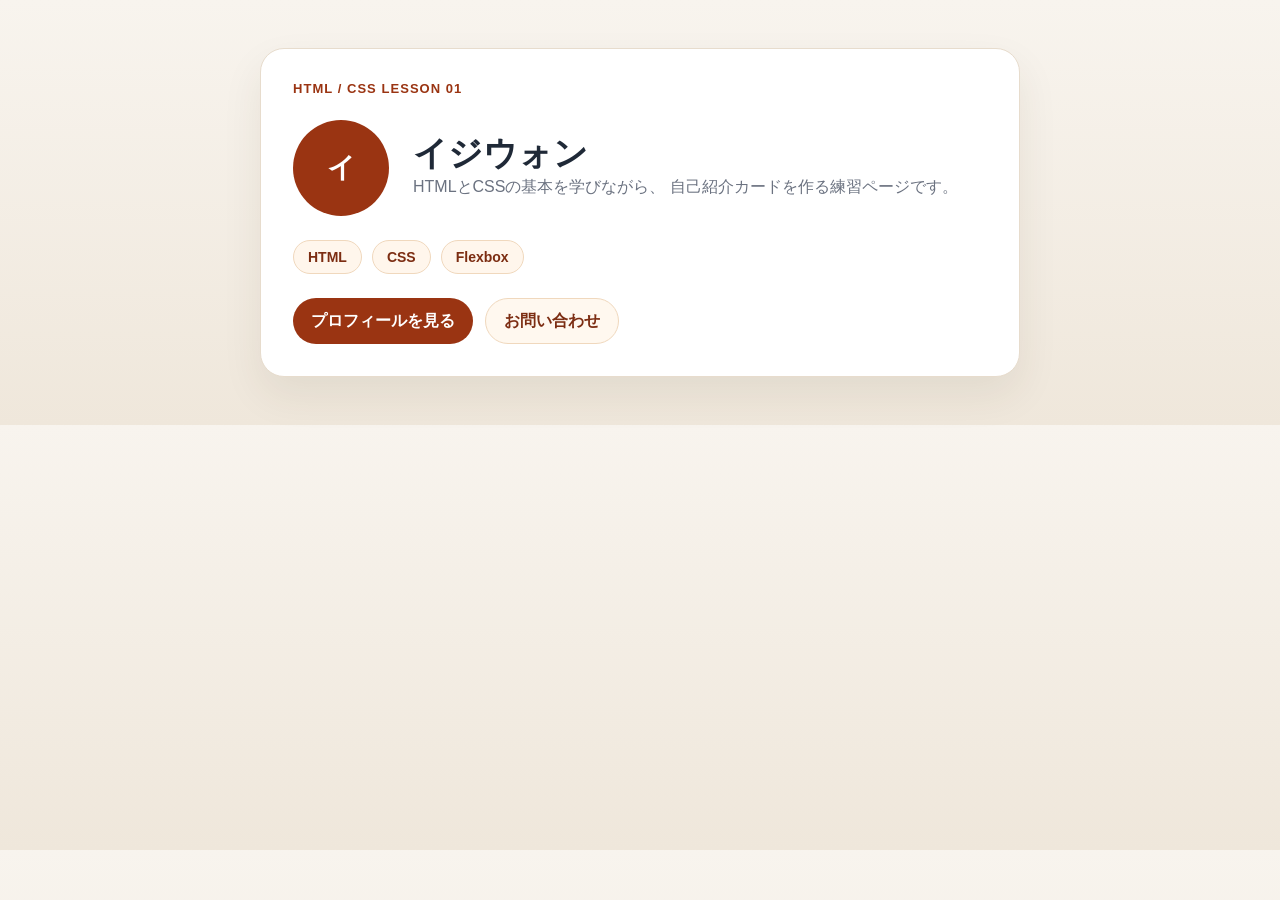
<file: html-css/lesson01/index.html>
<!DOCTYPE html>
<html lang="ja">
<head>
    <meta charset="UTF-8">
    <meta name="viewport" content="width=device-width, initial-scale=1.0">
    <title>自己紹介カード</title>
    <link rel="stylesheet" href="style.css">
</head>
<body>
    <main class="page-shell">
        <section class="card stack-lg">
            <p class="eyebrow">HTML / CSS LESSON 01</p>

            <div class="profile-row">
                <div class="avatar">イ</div>

                <div class="stack-sm">
                    <h1 class="page-title">イジウォン</h1>
                    <p class="page-text">
                        HTMLとCSSの基本を学びながら、
                        自己紹介カードを作る練習ページです。
                    </p>
                </div>
            </div>

            <div class="chip-row">
                <span class="chip">HTML</span>
                <span class="chip">CSS</span>
                <span class="chip">Flexbox</span>
            </div>

            <div class="button-row">
                <a class="button-link" href="#">プロフィールを見る</a>
                <a class="button-link secondary-button" href="#">お問い合わせ</a>
            </div>
        </section>
    </main>
    
</body>
</html>
</file>
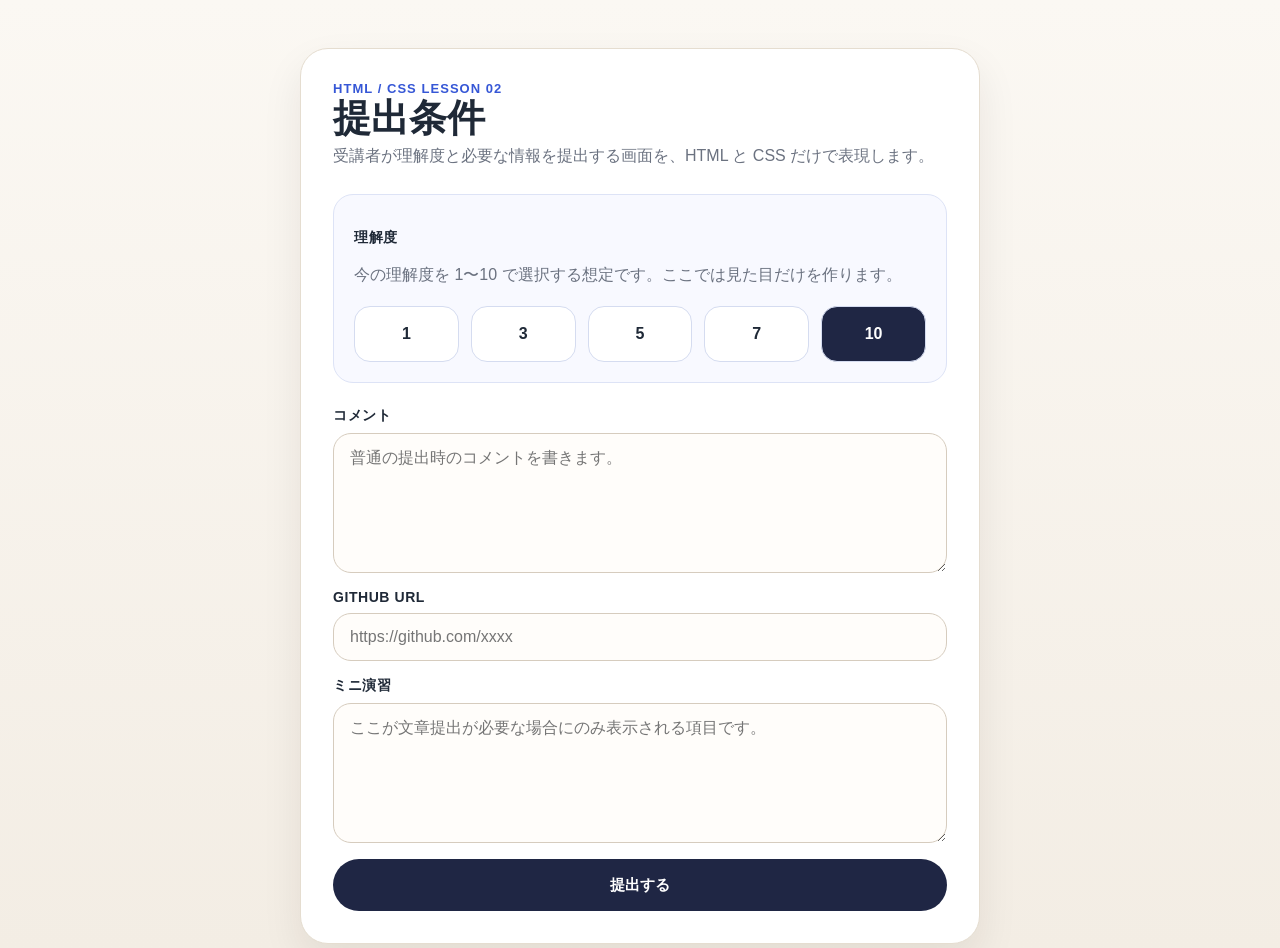
<file: html-css/lesson02/index.html>
<!DOCTYPE html>
<html lang="ja">
<head>
    <meta charset="UTF-8">
    <meta name="viewport" content="width=device-width, initial-scale=1">
    <title>提出フォーム風ページ</title>
    <link rel="stylesheet" href="style.css">
</head>
<body class="app-body">
    <main class="page-shell narrow-shell">
        <section class="card stack-lg">
            <div class="stack-sm">
                <p class="eyebrow">HTML / CSS LESSON 02</p>
                <h1 class="page-title">提出条件</h1>
                <p class="page-text">受講者が理解度と必要な情報を提出する画面を、HTML と CSS だけで表現します。</p>
            </div>

            <section class="score-card stack-md">
                <div class="stack-sm">
                    <p class="field-label">理解度</p>
                    <p class="page-text">今の理解度を 1〜10 で選択する想定です。ここでは見た目だけを作ります。</p>
                </div>

                <div class="level-grid">
                    <div class="level-box">1</div>
                    <div class="level-box">3</div>
                    <div class="level-box">5</div>
                    <div class="level-box">7</div>
                    <div class="level-box is-active">10</div>
                </div>
            </section>

            <form class="stack-md">
                <div class="field">
                    <label class="field-label" for="comment">コメント</label>
                    <textarea class="field-input field-textarea" id="comment" placeholder="普通の提出時のコメントを書きます。"></textarea>
                </div>

                <div class="field">
                    <label class="field-label" for="github_url">GITHUB URL</label>
                    <input class="field-input" id="github_url" type="url" placeholder="https://github.com/xxxx">
                </div>

                <div class="field">
                    <label class="field-label" for="mini_work">ミニ演習</label>
                    <textarea class="field-input field-textarea" id="mini_work" placeholder="ここが文章提出が必要な場合にのみ表示される項目です。"></textarea>
                </div>

                <button class="primary-button" type="button">提出する</button>
            </form>
        </section>
    </main>
</body>
</html>
</file>
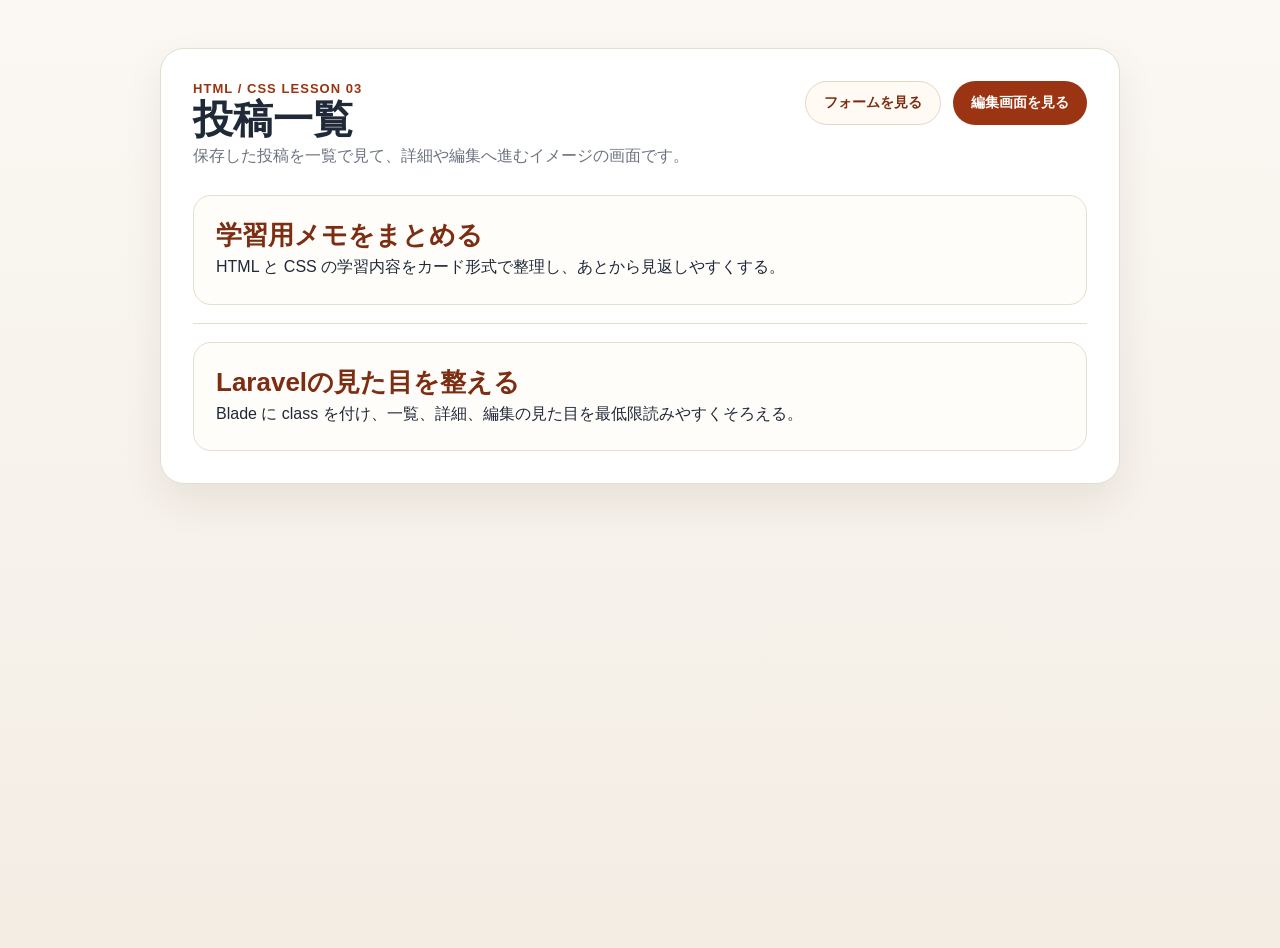
<file: html-css/lesson03/index.html>
<!DOCTYPE html>
<html lang="ja">
<head>
    <meta charset="UTF-8">
    <meta name="viewport" content="width=device-width, initial-scale=1">
    <title>投稿一覧</title>
    <link rel="stylesheet" href="style.css">
</head>
<body class="app-body">
    <main class="page-shell">
        <section class="card stack-lg">
            <div class="heading-row">
                <div class="stack-sm">
                    <p class="eyebrow">HTML / CSS LESSON 03</p>
                    <h1 class="page-title">投稿一覧</h1>
                    <p class="page-text">保存した投稿を一覧で見て、詳細や編集へ進むイメージの画面です。</p>
                </div>

                <div class="actions">
                    <a class="button-link secondary-button" href="../lesson02/index.html">フォームを見る</a>
                    <a class="button-link" href="edit.html">編集画面を見る</a>
                </div>
            </div>

            <div class="post-list">
                <article class="post-card stack-sm">
                    <h2 class="post-title">
                        <a class="post-link" href="show.html">学習用メモをまとめる</a>
                    </h2>
                    <p class="post-body">HTML と CSS の学習内容をカード形式で整理し、あとから見返しやすくする。</p>
                </article>
                <hr class="divider">

                <article class="post-card stack-sm">
                    <h2 class="post-title">
                        <a class="post-link" href="show.html">Laravelの見た目を整える</a>
                    </h2>
                    <p class="post-body">Blade に class を付け、一覧、詳細、編集の見た目を最低限読みやすくそろえる。</p>
                </article>
            </div>
        </section>
    </main>
</body>
</html>
</file>
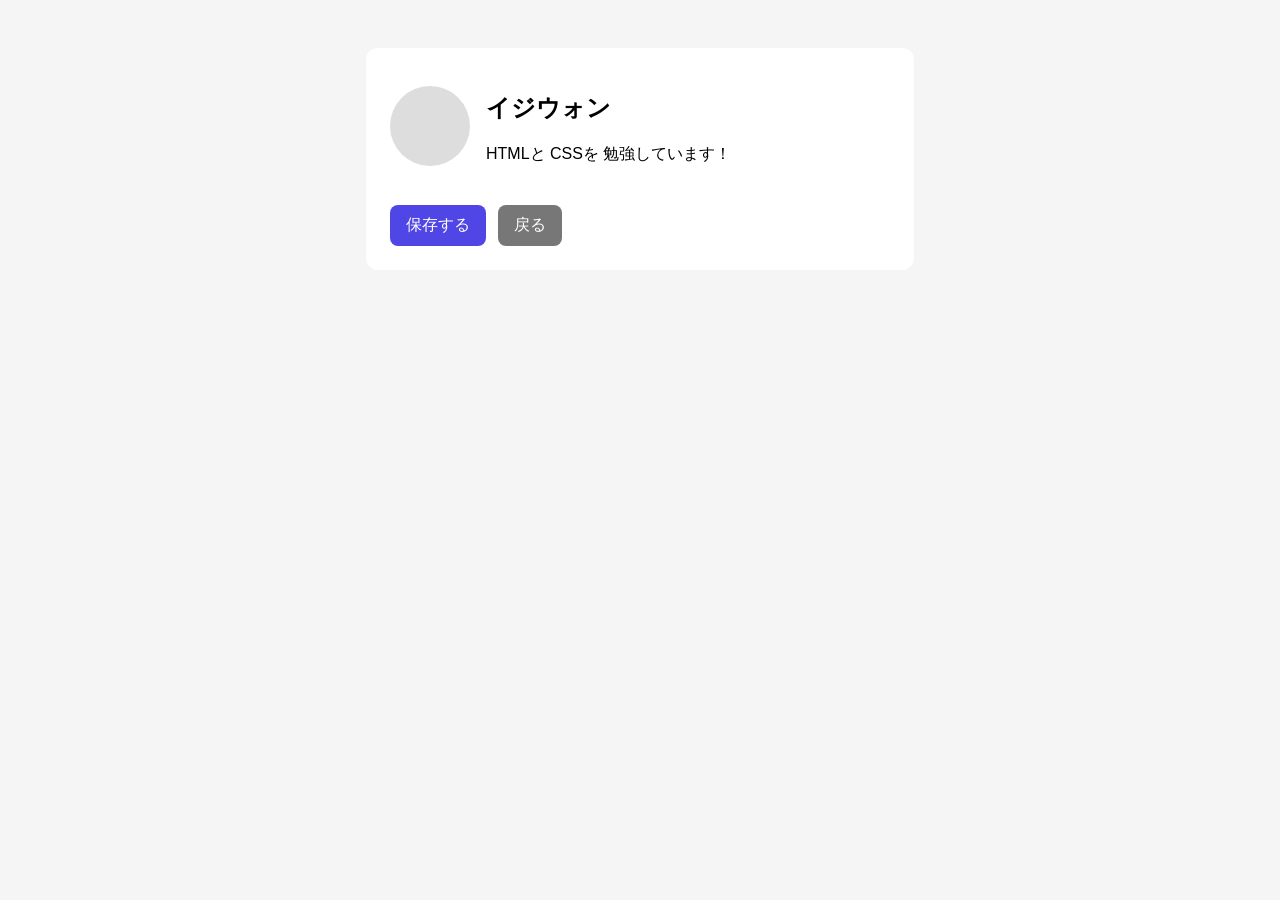
<file: html-css/lesson01/index2.html>
<!DOCTYPE html>
<html lang="ko">
<head>
    <meta charset="UTF-8">
    <title>Flexbox 練習</title>
    <style>
        body {
            font-family: sans-serif;
            background-color: #f5f5f5;
            padding: 40px;
        }

        .card {
            background-color: white;
            padding: 24px;
            border-radius: 12px;
            max-width: 500px;
            margin: 0 auto;
        }

        .profile-row {
            display: flex;
            align-items: center;
            gap: 16px;
        }

        .profile-image {
            width: 80px;
            height: 80px;
            background-color: #ddd;
            border-radius: 50%;
        }

        .button-row {
            display: flex;
            gap: 12px;
            margin-top: 24px;
        }

        .button {
            padding: 10px 16px;
            background-color: #4f46e5;
            color: white;
            text-decoration: none;
            border-radius: 8px;
        }

        .button.secondary {
            background-color: #777;
        }
    </style>
</head>
<body>
    <div class="card">
        <div class="profile-row">
            <div class="profile-image"></div>

            <div>
                <h2>イジウォン</h2>
                <p>HTMLと CSSを 勉強しています！</p>
            </div>
        </div>

        <div class="button-row">
            <a href="#" class="button">保存する</a>
            <a href="#" class="button secondary">戻る</a>
        </div>
    </div>
</body>
</html>
</file>
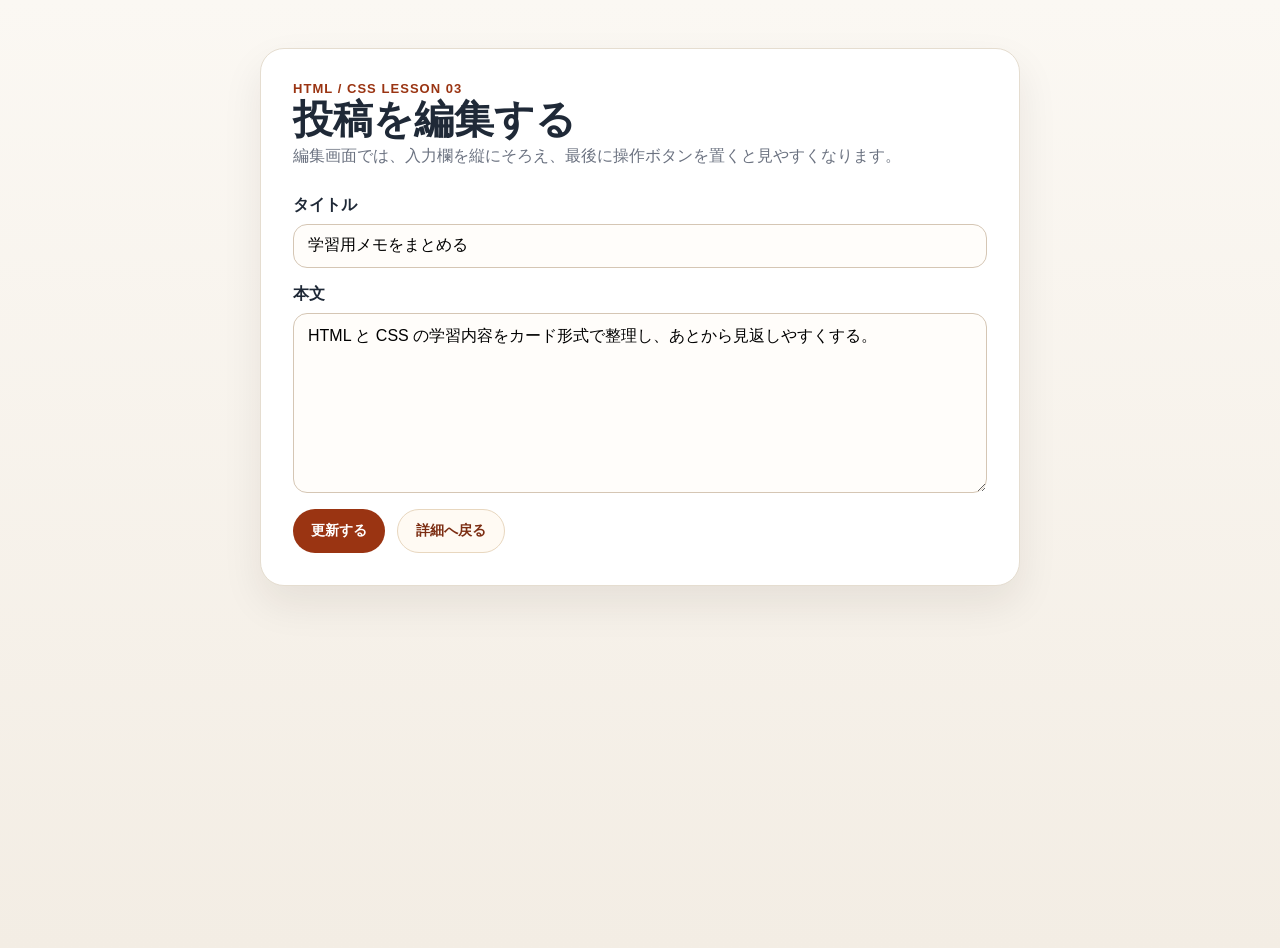
<file: html-css/lesson03/edit.html>
<!DOCTYPE html>
<html lang="ja">
<head>
    <meta charset="UTF-8">
    <meta name="viewport" content="width=device-width, initial-scale=1">
    <title>投稿を編集する</title>
    <link rel="stylesheet" href="style.css">
</head>
<body class="app-body">
    <main class="page-shell narrow-shell">
        <section class="card stack-lg">
            <div class="stack-sm">
                <p class="eyebrow">HTML / CSS LESSON 03</p>
                <h1 class="page-title">投稿を編集する</h1>
                <p class="page-text">編集画面では、入力欄を縦にそろえ、最後に操作ボタンを置くと見やすくなります。</p>
            </div>

            <form class="stack-md">
                <div class="field">
                    <label class="field-label" for="title">タイトル</label>
                    <input class="field-input" id="title" type="text" value="学習用メモをまとめる">
                </div>

                <div class="field">
                    <label class="field-label" for="body">本文</label>
                    <textarea class="field-input field-textarea" id="body">HTML と CSS の学習内容をカード形式で整理し、あとから見返しやすくする。</textarea>
                </div>

                <div class="actions">
                    <button class="primary-button" type="button">更新する</button>
                    <a class="button-link secondary-button" href="show.html">詳細へ戻る</a>
                </div>
            </form>
        </section>
    </main>
</body>
</html>
</file>
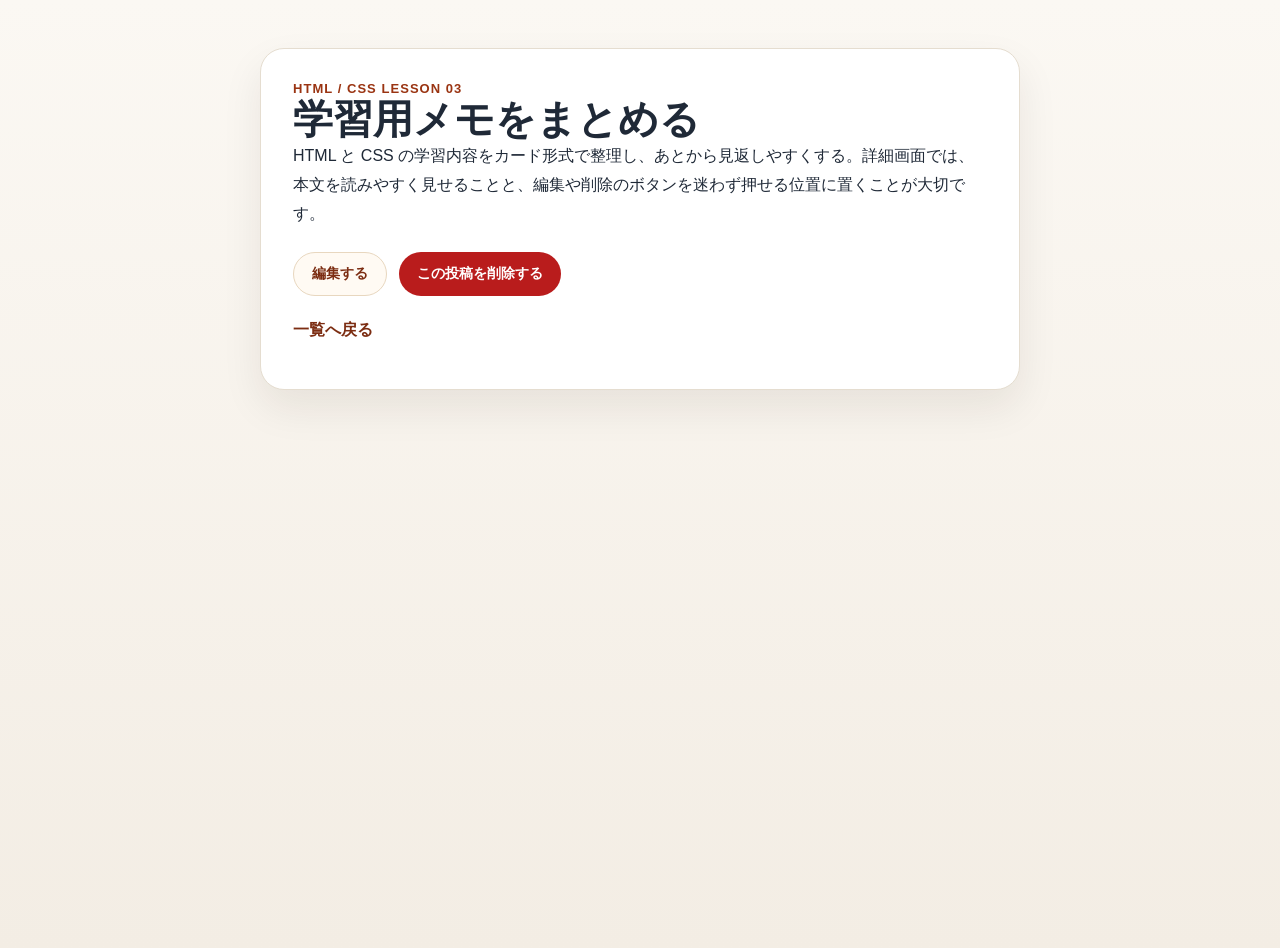
<file: html-css/lesson03/show.html>
<!DOCTYPE html>
<html lang="ja">
<head>
    <meta charset="UTF-8">
    <meta name="viewport" content="width=device-width, initial-scale=1">
    <title>投稿詳細</title>
    <link rel="stylesheet" href="style.css">
</head>
<body class="app-body">
    <main class="page-shell narrow-shell">
        <section class="card stack-lg">
            <div class="stack-sm">
                <p class="eyebrow">HTML / CSS LESSON 03</p>
                <h1 class="page-title">学習用メモをまとめる</h1>
                <p class="post-body">HTML と CSS の学習内容をカード形式で整理し、あとから見返しやすくする。詳細画面では、本文を読みやすく見せることと、編集や削除のボタンを迷わず押せる位置に置くことが大切です。</p>
            </div>

            <div class="actions">
                <a class="button-link secondary-button" href="edit.html">編集する</a>
                <button class="danger-button" type="button">この投稿を削除する</button>
            </div>

            <p><a class="text-link" href="index.html">一覧へ戻る</a></p>
        </section>
    </main>
</body>
</html>
</file>
<file: html-css/lesson01/style.css>
body {
    margin: 0;
    font-family:
        "Hiragino Sans",
        "Yu Gothic",
        sans-serif;
    background:
        linear-gradient(
            180deg,
            #f8f4ee 0%,
            #efe7db 100%
        );
    color: #1f2937;
}

.page-shell {
    width:
        min(
            760px,
            calc(100% - 32px)
        );
    margin: 48px auto;
}

.card {
    background: #ffffff;
    border: 1px solid #e7dccd;
    border-radius: 24px;
    box-shadow: 0 18px 40px rgba(61, 47, 31, 0.08);
    padding: 32px;
}

.stack-sm > * + * {
    margin-top: 8px;
}

.stack-lg > * + * {
    margin-top: 24px;
}

.eyebrow {
    margin: 0;
    color: #9a3412;
    font-size: 13px;
    font-weight: 700;
    letter-spacing: 0.08em;
}

.profile-row {
    display: flex;
    gap: 24px;
    align-items: center;
}

.avatar {
    width: 96px;
    height: 96px;
    border-radius: 999px;
    display: flex;
    align-items: center;
    justify-content: center;
    background: #9a3412;
    color: #ffffff;
    font-size: 28px;
    font-weight: 700;
    flex-shrink: 0;
}

.page-title {
    margin: 0;
    font-size: 34px;
    line-height: 1.15;
}

.page-text {
    margin: 0;
    color: #6b7280;
    line-height: 1.8;
}

.chip-row {
    display: flex;
    flex-wrap: wrap;
    gap: 10px;
}

.chip {
    padding: 8px 14px;
    border-radius: 999px;
    background: #fff6ec;
    border: 1px solid #f0d8bd;
    color: #7c2d12;
    font-size: 14px;
    font-weight: 700;
}

.button-row {
    display: flex;
    flex-wrap: wrap;
    gap: 12px;
}

.button-link {
    display: inline-flex;
    align-items: center;
    justify-content: center;
    min-height: 44px;
    padding: 0 18px;
    border-radius: 999px;
    background: #9a3412;
    color: #ffffff;
    text-decoration: none;
    font-weight: 700;
}

.secondary-button {
    background: #fff8ef;
    border: 1px solid #f0d8bd;
    color: #7c2d12;
}

@media (max-width: 640px) {
    .page-shell {
        width:
            min(
                100% - 24px,
                100%
            );
        margin: 24px auto;
    }

    .card {
        padding: 22px 18px;
    }

    .profile-row {
        flex-direction: column;
        align-items: flex-start;
    }

    .button-link {
        width: 100%;
    }
}
</file>
<file: html-css/lesson02/style.css>
:root {
    --bg: #f5f1ea;
    --surface: #ffffff;
    --surface-soft: #fffaf3;
    --text: #1f2937;
    --muted: #6b7280;
    --line: #e5ddd0;
    --primary: #1f2644;
    --primary-soft: #3657d6;
    --shadow: 0 18px 40px rgba(42, 31, 18, 0.08);
}

* {
    box-sizing: border-box;
}

body {
    margin: 0;
    font-family: "Hiragino Sans", "Yu Gothic", sans-serif;
    background: linear-gradient(180deg, #fbf8f3 0%, #f3ede4 100%);
    color: var(--text);
}

.app-body {
    min-height: 100vh;
}

.page-shell {
    width: min(760px, calc(100% - 32px));
    margin: 48px auto;
}

.narrow-shell {
    width: min(680px, calc(100% - 32px));
}

.card {
    background: var(--surface);
    border: 1px solid var(--line);
    border-radius: 28px;
    box-shadow: var(--shadow);
    padding: 32px;
}

.stack-sm > * + * {
    margin-top: 8px;
}

.stack-md > * + * {
    margin-top: 16px;
}

.stack-lg > * + * {
    margin-top: 24px;
}

.eyebrow {
    margin: 0;
    color: var(--primary-soft);
    font-size: 13px;
    font-weight: 700;
    letter-spacing: 0.08em;
    text-transform: uppercase;
}

.page-title {
    margin: 0;
    font-size: clamp(30px, 4vw, 38px);
    line-height: 1.2;
}

.page-text {
    margin: 0;
    color: var(--muted);
    line-height: 1.8;
}

.score-card {
    padding: 20px;
    border-radius: 20px;
    border: 1px solid #dde3f6;
    background: #f8f9ff;
}

.level-grid {
    display: grid;
    grid-template-columns: repeat(5, minmax(0, 1fr));
    gap: 12px;
}

.level-box {
    display: flex;
    align-items: center;
    justify-content: center;
    min-height: 56px;
    border-radius: 16px;
    background: #ffffff;
    border: 1px solid #d5dcf0;
    font-weight: 700;
}

.is-active {
    background: #1f2644;
    color: #ffffff;
}

.field {
    display: flex;
    flex-direction: column;
    gap: 8px;
}

.field-label {
    font-size: 14px;
    font-weight: 700;
    letter-spacing: 0.04em;
}

.field-input {
    width: 100%;
    padding: 14px 16px;
    border: 1px solid #d6ccbe;
    border-radius: 18px;
    background: #fffdfa;
    font: inherit;
}

.field-textarea {
    min-height: 140px;
    resize: vertical;
}

.primary-button {
    width: 100%;
    min-height: 52px;
    border: none;
    border-radius: 999px;
    background: #1f2644;
    color: #ffffff;
    font-size: 15px;
    font-weight: 700;
    cursor: pointer;
}

@media (max-width: 640px) {
    .page-shell,
    .narrow-shell {
        width: min(100% - 24px, 100%);
        margin: 24px auto;
    }

    .card {
        padding: 22px 18px;
        border-radius: 20px;
    }

    .level-grid {
        grid-template-columns: repeat(2, minmax(0, 1fr));
    }
}
</file>
<file: html-css/lesson03/style.css>
:root {
    --bg: #f5f1ea;
    --surface: #ffffff;
    --surface-soft: #fffaf3;
    --text: #1f2937;
    --muted: #6b7280;
    --line: #e5ddd0;
    --primary: #9a3412;
    --primary-dark: #7c2d12;
    --danger: #b91c1c;
    --danger-dark: #991b1b;
    --success-bg: #ecfdf3;
    --success-border: #86efac;
    --error-bg: #fff1f2;
    --error-border: #fda4af;
    --shadow: 0 18px 40px rgba(42, 31, 18, 0.08);
}

* {
    box-sizing: border-box;
}

body {
    margin: 0;
    font-family: "Hiragino Sans", "Yu Gothic", sans-serif;
    background: linear-gradient(180deg, #fbf8f3 0%, #f3ede4 100%);
    color: var(--text);
}

a {
    color: inherit;
}

.app-body {
    min-height: 100vh;
}

.page-shell {
    width: min(960px, calc(100% - 32px));
    margin: 48px auto;
}

.narrow-shell {
    width: min(760px, calc(100% - 32px));
}

.card {
    background: var(--surface);
    border: 1px solid var(--line);
    border-radius: 24px;
    box-shadow: var(--shadow);
    padding: 32px;
}

.stack-sm > * + * {
    margin-top: 8px;
}

.stack-md > * + * {
    margin-top: 16px;
}

.stack-lg > * + * {
    margin-top: 24px;
}

.eyebrow {
    margin: 0;
    color: var(--primary);
    font-size: 13px;
    font-weight: 700;
    letter-spacing: 0.08em;
    text-transform: uppercase;
}

.page-title {
    margin: 0;
    font-size: clamp(30px, 4vw, 40px);
    line-height: 1.15;
}

.page-text {
    margin: 0;
    color: var(--muted);
    font-size: 16px;
    line-height: 1.8;
}

.heading-row {
    display: flex;
    flex-wrap: wrap;
    justify-content: space-between;
    gap: 20px;
    align-items: flex-start;
}

.actions {
    display: flex;
    flex-wrap: wrap;
    gap: 12px;
}

.button-link,
.primary-button,
.danger-button {
    display: inline-flex;
    align-items: center;
    justify-content: center;
    min-height: 44px;
    padding: 0 18px;
    border-radius: 999px;
    border: none;
    text-decoration: none;
    font-size: 14px;
    font-weight: 700;
    cursor: pointer;
}

.button-link,
.primary-button {
    background: var(--primary);
    color: #fff;
}

.button-link:hover,
.primary-button:hover {
    background: var(--primary-dark);
}

.secondary-button {
    background: var(--surface-soft);
    color: var(--primary-dark);
    border: 1px solid #e8d7bf;
}

.secondary-button:hover {
    background: #f8ebd8;
}

.danger-button {
    background: var(--danger);
    color: #fff;
}

.danger-button:hover {
    background: var(--danger-dark);
}

.text-link {
    color: var(--primary-dark);
    font-weight: 700;
    text-decoration: none;
}

.text-link:hover,
.post-link:hover {
    text-decoration: underline;
}

.field {
    display: flex;
    flex-direction: column;
    gap: 8px;
}

.field-label {
    font-weight: 700;
}

.field-input {
    width: 100%;
    padding: 12px 14px;
    border: 1px solid #d5c6b4;
    border-radius: 14px;
    background: #fffdfa;
    font: inherit;
}

.field-input:focus {
    outline: 2px solid #f6c89f;
    outline-offset: 2px;
    border-color: #c28e61;
}

.field-textarea {
    min-height: 180px;
    resize: vertical;
}

.post-list {
    display: grid;
    gap: 18px;
}

.post-card {
    padding: 22px;
    border: 1px solid var(--line);
    border-radius: 18px;
    background: #fffdfa;
}

.post-title {
    margin: 0;
    font-size: 26px;
}

.post-link {
    color: var(--primary-dark);
    text-decoration: none;
}

.post-body {
    margin: 0;
    white-space: pre-wrap;
    line-height: 1.8;
}

.divider {
    border: none;
    border-top: 1px solid var(--line);
    margin: 0;
}

@media (max-width: 640px) {
    .page-shell,
    .narrow-shell {
        width: min(100% - 24px, 100%);
        margin: 24px auto;
    }

    .card {
        padding: 22px 18px;
        border-radius: 18px;
    }

    .page-title {
        font-size: 28px;
    }

    .heading-row {
        flex-direction: column;
    }

    .actions {
        width: 100%;
    }

    .button-link,
    .primary-button,
    .danger-button {
        width: 100%;
    }
}
</file>
